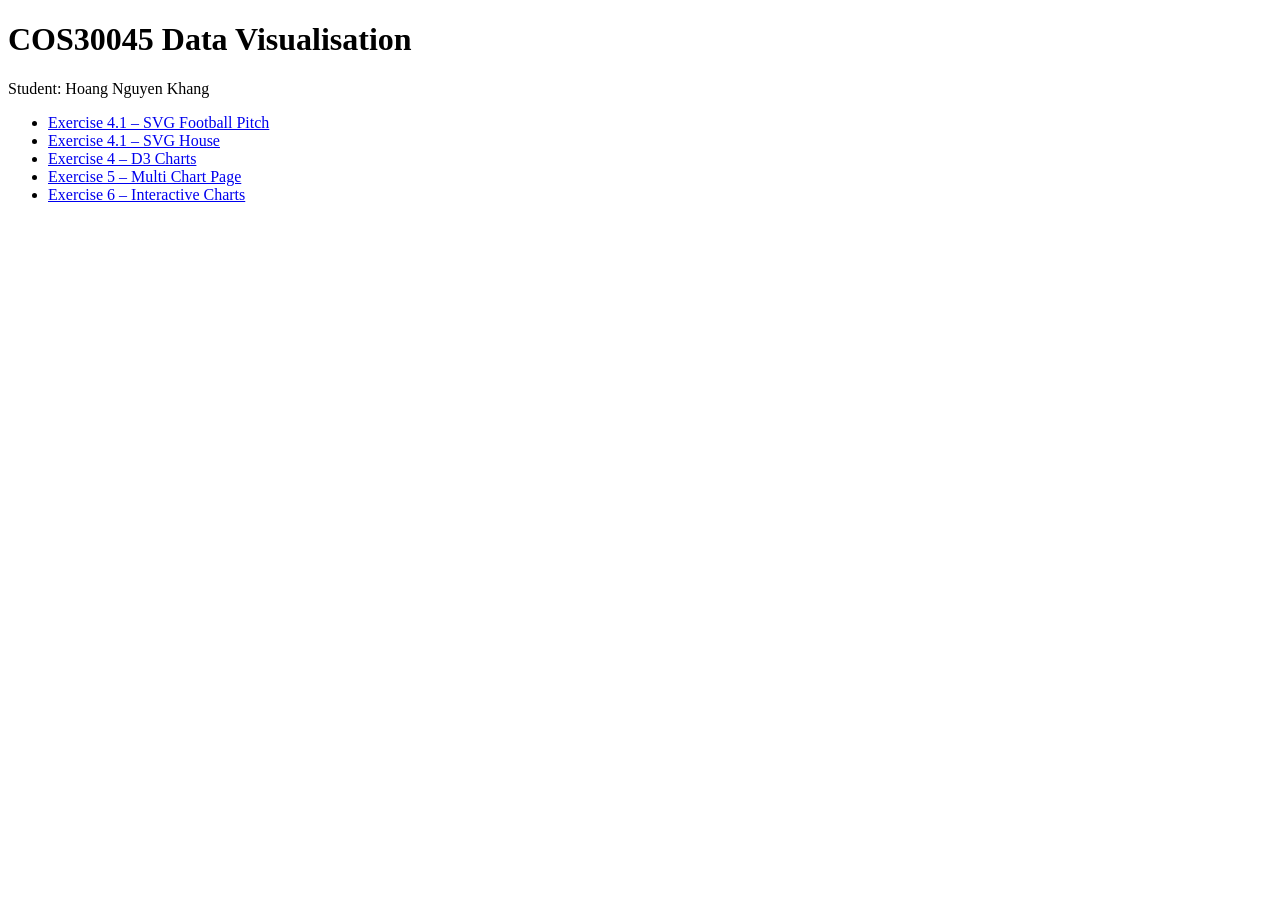
<file: index.html>
<!DOCTYPE html>
<html lang="en">
<head>
  <meta charset="UTF-8">
  <meta name="viewport" content="width=device-width, initial-scale=1">
  <title>COS30045 Data Visualisation</title>
</head>
<body>

  <h1>COS30045 Data Visualisation</h1>
  <p>Student: Hoang Nguyen Khang</p>

  <ul>
    <li>
      <a href="./Exercise%204.1/Exercise%204.1%20(Football%20pitch)/index.html">
        Exercise 4.1 – SVG Football Pitch
      </a>
    </li>
    <li>
      <a href="./Exercise%204.1/Exercise%204.1%20(House)/index.html">
        Exercise 4.1 – SVG House
      </a>
    </li>
    <li>
      <a href="./Exercise%204/excercise4_3.html">
        Exercise 4 – D3 Charts
      </a>
    </li>
    <li>
      <a href="./Exercise%205/index.html">
        Exercise 5 – Multi Chart Page
      </a>
    </li>
    <li>
      <a href="./Exercise%206/index.html">
        Exercise 6 – Interactive Charts
      </a>
    </li>
  </ul>

</body>
</html>
</file>
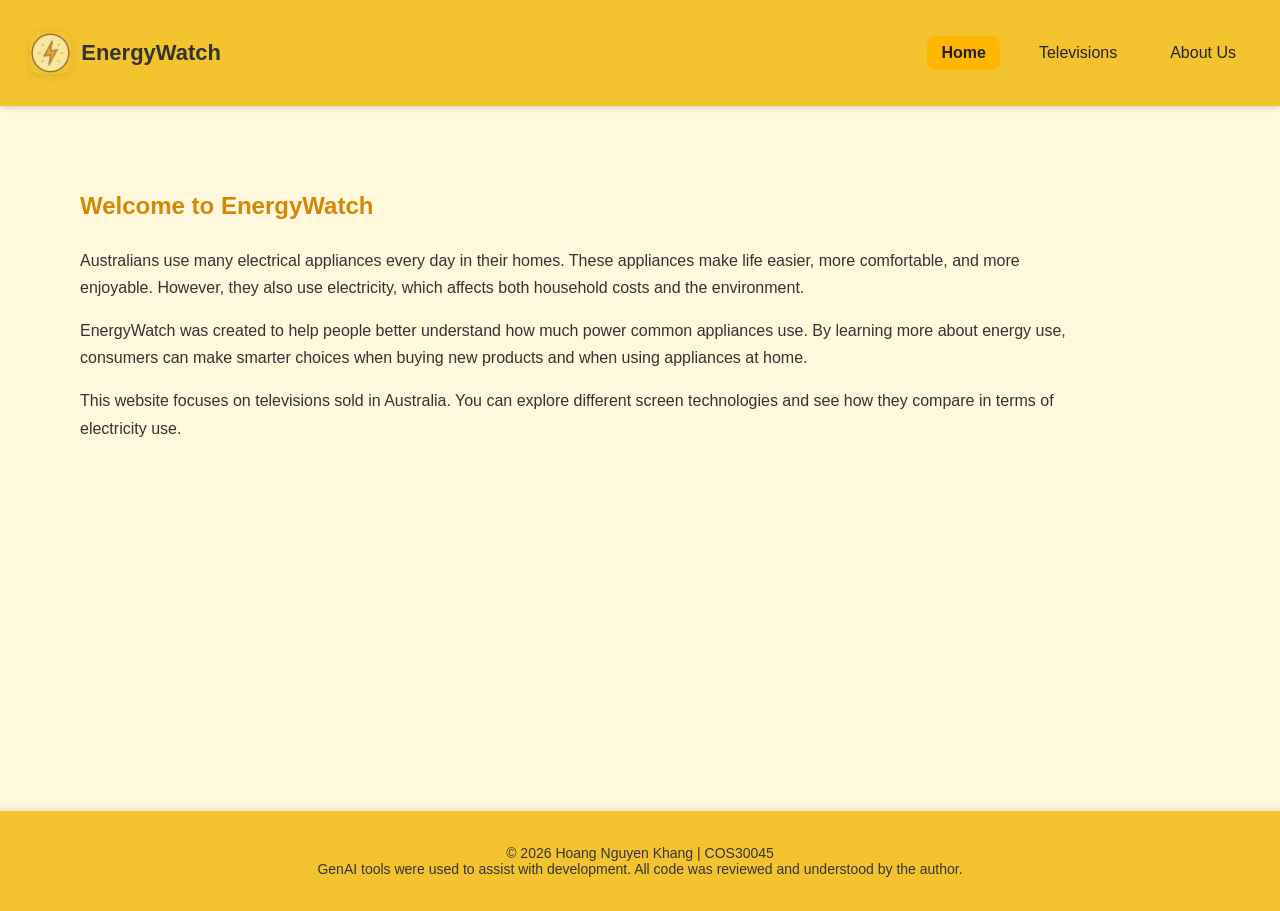
<file: demo2/index.html>
<!DOCTYPE html>
<html lang="en">
<head>
  <meta charset="UTF-8">
  <title>EnergyWatch</title>
  <link rel="stylesheet" href="css/style.css">
</head>
<body>

<header>
  <nav class="navbar">
    <div class="logo" onclick="showPage('home')">
      <img src="images/PowerIcon.png" alt="Power Logo">
      <span>EnergyWatch</span>
    </div>

    <ul class="nav-links">
      <li id="nav-home"><a href="#home" onclick="showPage('home')">Home</a></li>
      <li id="nav-tv"><a href="#tv" onclick="showPage('tv')">Televisions</a></li>
      <li id="nav-about"><a href="#about" onclick="showPage('about')">About Us</a></li>
    </ul>
  </nav>
</header>

<main>
  <section id="home" class="page">
    <h1>Welcome to EnergyWatch</h1>

    <p>
      Australians use many electrical appliances every day in their homes.
      These appliances make life easier, more comfortable, and more enjoyable.
      However, they also use electricity, which affects both household costs
      and the environment.
    </p>

    <p>
      EnergyWatch was created to help people better understand how much power
      common appliances use. By learning more about energy use, consumers can
      make smarter choices when buying new products and when using appliances
      at home.
    </p>

    <p>
      This website focuses on televisions sold in Australia. You can explore
      different screen technologies and see how they compare in terms of
      electricity use.
    </p>
  </section>

  <section id="tv" class="page hidden">
    <h1>Television Energy Use</h1>

    <p>
      This chart shows the average power use of televisions by screen technology.
      The values are calculated using the mean power consumption for each type.
    </p>

    <img src="images/charts/bar charts.png"
         alt="Average power use by screen technology">
  </section>

  <section id="about" class="page hidden">
    <h1>About This Project</h1>

    <p>
      EnergyWatch is a student project developed for the unit COS30045. The aim
      of this website is to present information in a clear and engaging way,
      helping users understand appliance energy use in Australia.
    </p>

    <p>
      The data used in this website comes from the Australian Government energy
      rating register. It contains information about televisions currently sold
      on the Australian market, including brand, model, screen size, and power
      use.
    </p>

    <p>
      This project also demonstrates the use of basic web technologies such as
      HTML, CSS, and JavaScript, as well as data processing using KNIME. All
      content has been reviewed and understood by the author.
    </p>
  </section>
</main>

<footer>
  <p>
    © 2026 Hoang Nguyen Khang | COS30045
    <br>
    GenAI tools were used to assist with development. All code was reviewed
    and understood by the author.
  </p>
</footer>

<script src="js/script.js"></script>
</body>
</html>
</file>
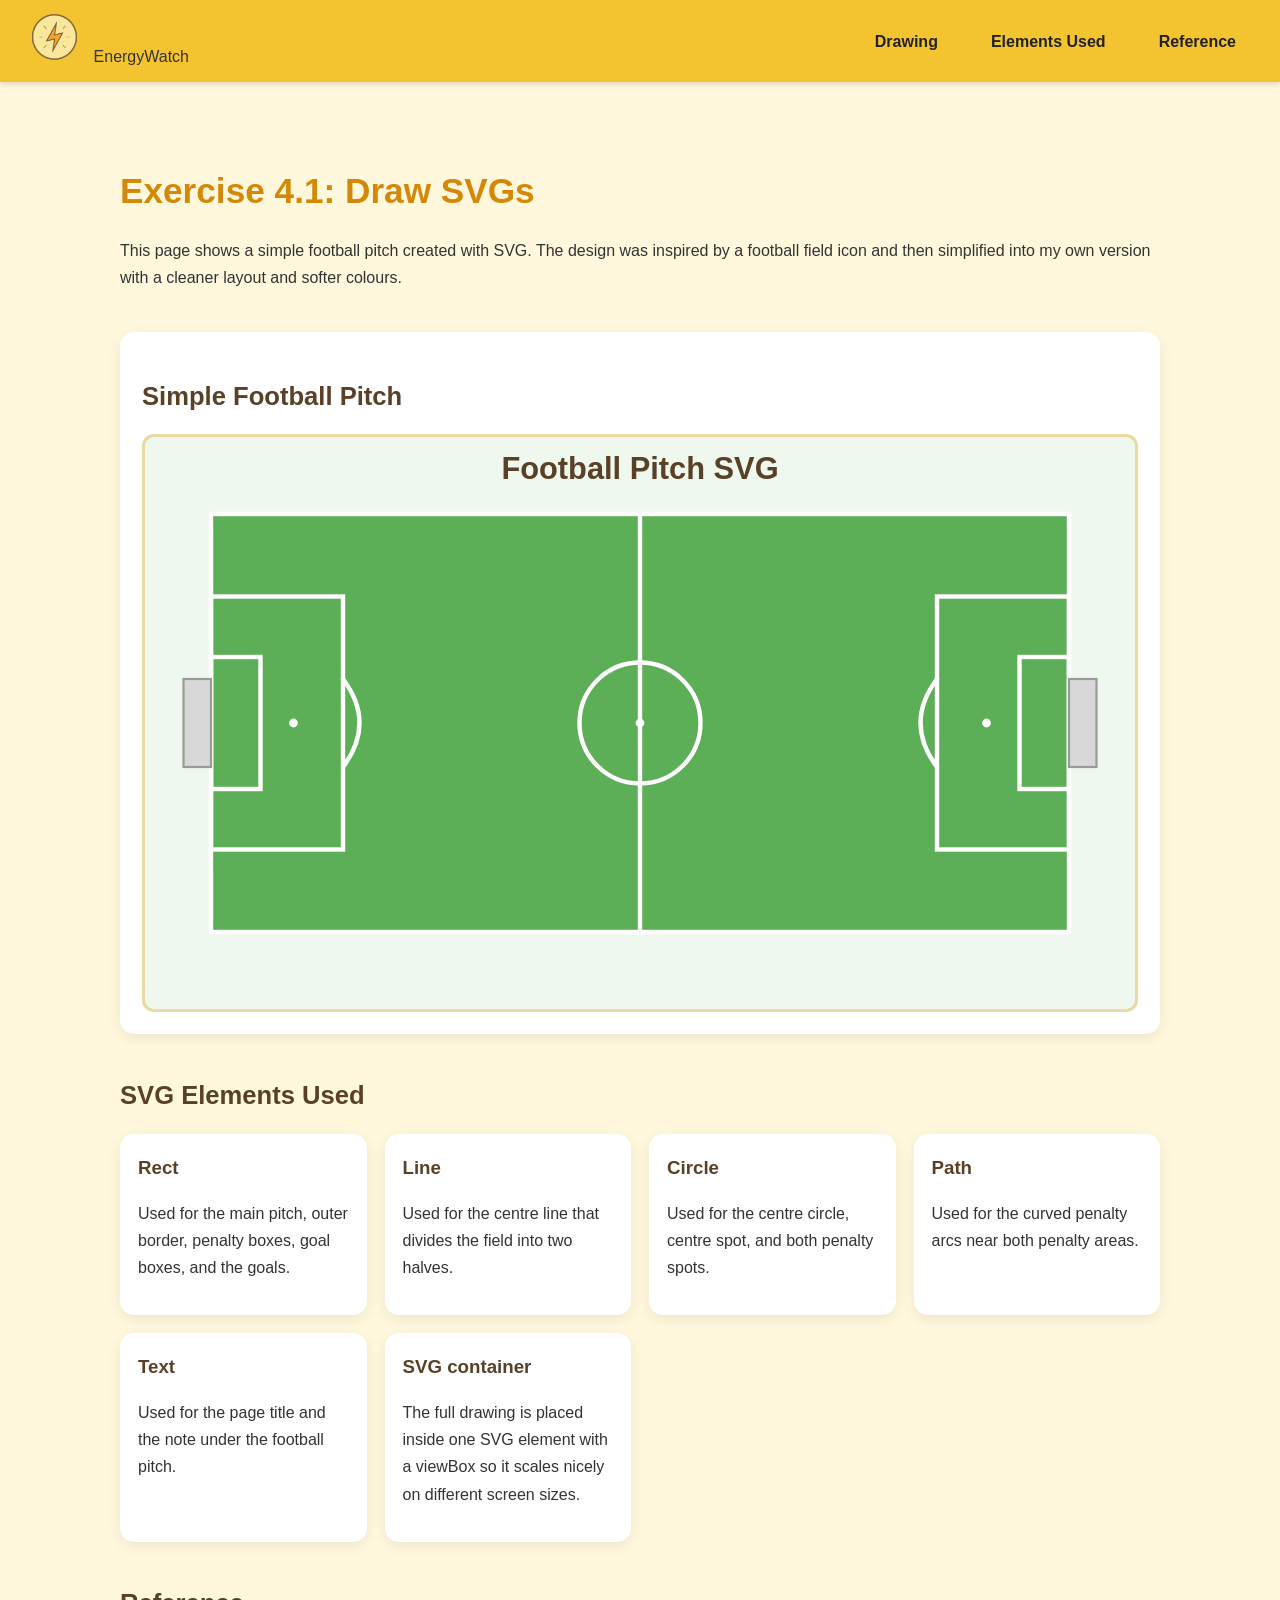
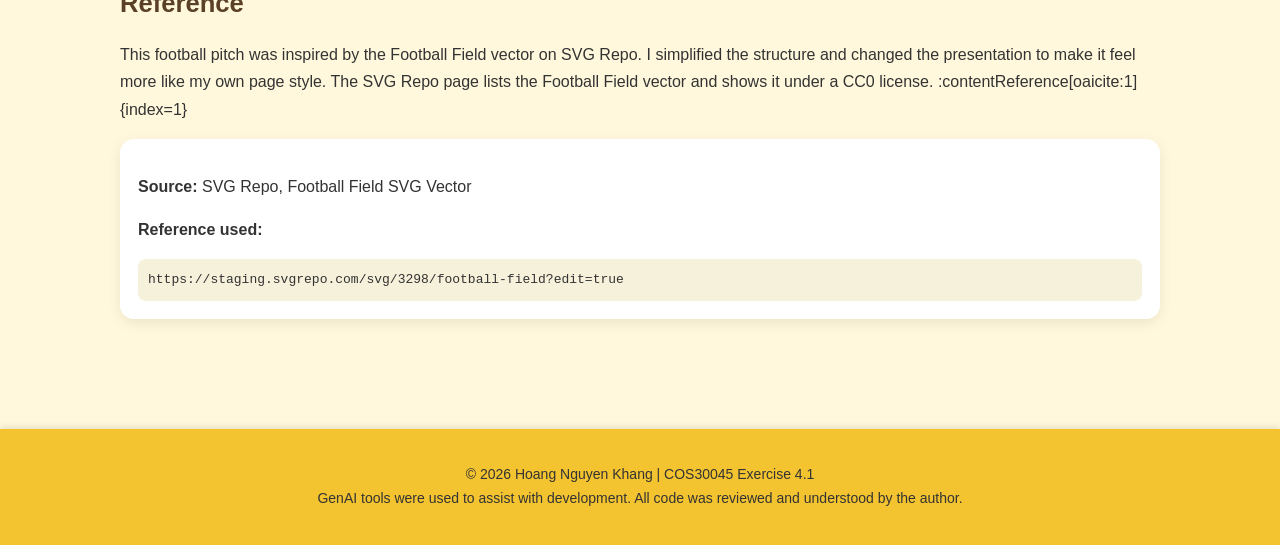
<file: Exercise 4.1 (Football pitch)/index.html>
<!DOCTYPE html>
<html lang="en">
<head>
  <meta charset="UTF-8">
  <meta name="viewport" content="width=device-width, initial-scale=1">
  <title>Exercise 4.1 Draw SVGs</title>
  <link rel="stylesheet" href="css/style.css">
</head>
<body>

<header>
  <nav class="navbar">
    <div class="logo" onclick="showPage('home')">
      <img src="images/PowerIcon.png" alt="Power Logo">
      <span>EnergyWatch</span>
    </div>

    <ul class="nav-links">
      <li><a href="#drawing">Drawing</a></li>
      <li><a href="#elements">Elements Used</a></li>
      <li><a href="#reference">Reference</a></li>
    </ul>
  </nav>
</header>

<main>
  <section class="intro-section">
    <h1>Exercise 4.1: Draw SVGs</h1>
    <p>
      This page shows a simple football pitch created with SVG. The design was
      inspired by a football field icon and then simplified into my own version
      with a cleaner layout and softer colours.
    </p>
  </section>

  <section id="drawing" class="scene-section">
    <div class="scene-card">
      <h2>Simple Football Pitch</h2>

      <svg viewBox="0 0 900 520" class="scene-svg" role="img" aria-labelledby="pitchTitle pitchDesc">
        <title id="pitchTitle">Simple football pitch drawing</title>
        <desc id="pitchDesc">
          A football pitch with grass, field lines, a centre line, centre circle,
          penalty areas, goal areas, penalty spots, goals, and title text.
        </desc>

        <!-- pitch background -->
        <rect x="60" y="70" width="780" height="380" class="pitch"></rect>

        <!-- outer border -->
        <rect x="60" y="70" width="780" height="380" class="field-line"></rect>

        <!-- centre line -->
        <line x1="450" y1="70" x2="450" y2="450" class="field-line"></line>

        <!-- centre circle -->
        <circle cx="450" cy="260" r="55" class="field-line"></circle>

        <!-- centre spot -->
        <circle cx="450" cy="260" r="4" class="spot"></circle>

        <!-- left penalty area -->
        <rect x="60" y="145" width="120" height="230" class="field-line"></rect>

        <!-- left goal box -->
        <rect x="60" y="200" width="45" height="120" class="field-line"></rect>

        <!-- left penalty spot -->
        <circle cx="135" cy="260" r="4" class="spot"></circle>

        <!-- right penalty area -->
        <rect x="720" y="145" width="120" height="230" class="field-line"></rect>

        <!-- right goal box -->
        <rect x="795" y="200" width="45" height="120" class="field-line"></rect>

        <!-- right penalty spot -->
        <circle cx="765" cy="260" r="4" class="spot"></circle>

        <!-- left goal -->
        <rect x="35" y="220" width="25" height="80" class="goal"></rect>

        <!-- right goal -->
        <rect x="840" y="220" width="25" height="80" class="goal"></rect>

        <!-- penalty arcs -->
        <path d="M 180 220 Q 210 260 180 300" class="arc-line"></path>
        <path d="M 720 220 Q 690 260 720 300" class="arc-line"></path>

        <!-- labels -->
        <text x="450" y="38" text-anchor="middle" class="scene-title">Football Pitch SVG</text>
        

      </svg>
    </div>
  </section>

  <section id="elements" class="elements-section">
    <h2>SVG Elements Used</h2>

    <div class="elements-grid">
      <div class="element-box">
        <h3>Rect</h3>
        <p>
          Used for the main pitch, outer border, penalty boxes, goal boxes,
          and the goals.
        </p>
      </div>

      <div class="element-box">
        <h3>Line</h3>
        <p>
          Used for the centre line that divides the field into two halves.
        </p>
      </div>

      <div class="element-box">
        <h3>Circle</h3>
        <p>
          Used for the centre circle, centre spot, and both penalty spots.
        </p>
      </div>

      <div class="element-box">
        <h3>Path</h3>
        <p>
          Used for the curved penalty arcs near both penalty areas.
        </p>
      </div>

      <div class="element-box">
        <h3>Text</h3>
        <p>
          Used for the page title and the note under the football pitch.
        </p>
      </div>

      <div class="element-box">
        <h3>SVG container</h3>
        <p>
          The full drawing is placed inside one SVG element with a viewBox so it
          scales nicely on different screen sizes.
        </p>
      </div>
    </div>
  </section>

  <section id="reference" class="notes-section">
    <h2>Reference</h2>
    <p>
      This football pitch was inspired by the Football Field vector on SVG Repo.
      I simplified the structure and changed the presentation to make it feel
      more like my own page style. The SVG Repo page lists the Football Field
      vector and shows it under a CC0 license. :contentReference[oaicite:1]{index=1}
    </p>

    <div class="reference-box">
      <p><strong>Source:</strong> SVG Repo, Football Field SVG Vector</p>
      <p><strong>Reference used:</strong></p>
      <code>https://staging.svgrepo.com/svg/3298/football-field?edit=true</code>
    </div>
  </section>
</main>

<footer>
  <p>
    © 2026 Hoang Nguyen Khang | COS30045 Exercise 4.1
    <br>
    GenAI tools were used to assist with development. All code was reviewed and understood by the author.
  </p>
</footer>

</body>
</html>
</file>
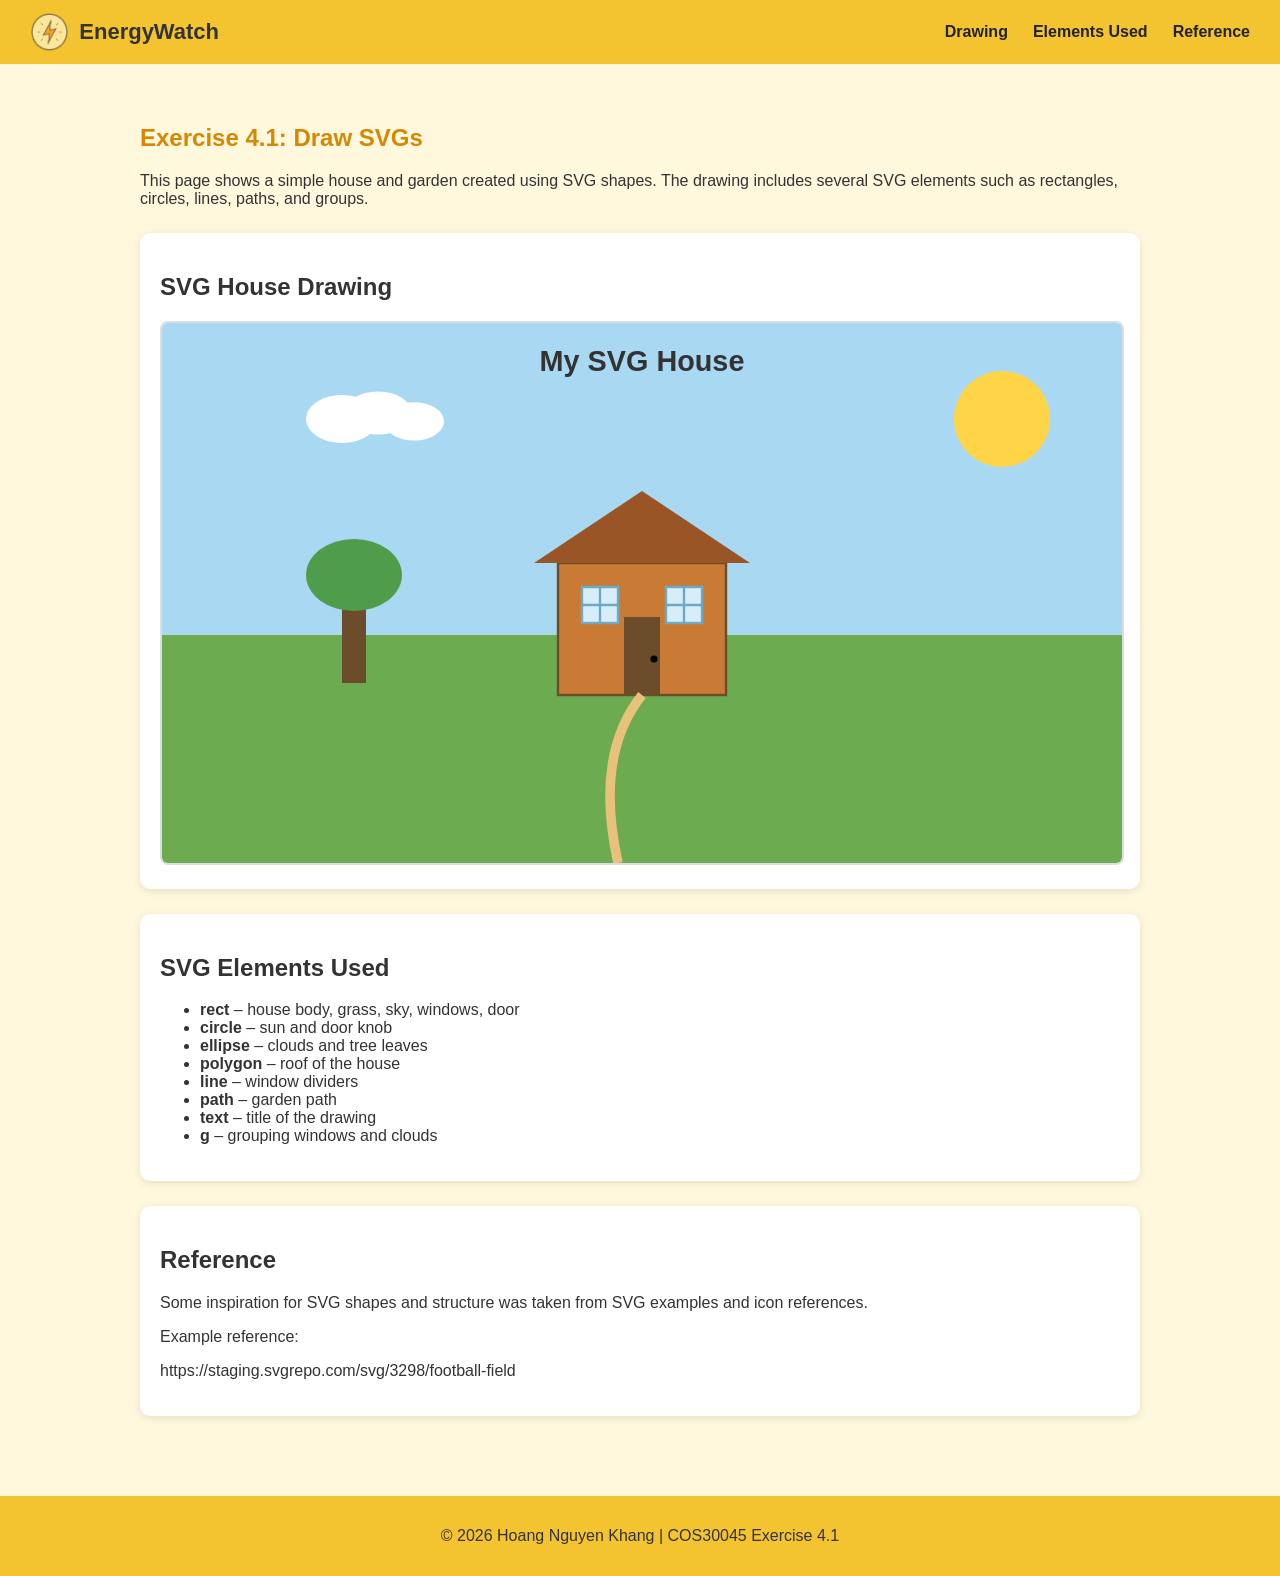
<file: Exercise 4.1 (House)/index.html>
<!DOCTYPE html>
<html lang="en">
<head>
<meta charset="UTF-8">
<meta name="viewport" content="width=device-width, initial-scale=1">
<title>Exercise 4.1 SVG Drawing</title>
<link rel="stylesheet" href="css/style.css">
</head>

<body>

<header>
  <nav class="navbar">
    <div class="logo">
      <img src="images/PowerIcon.png" alt="logo">
      <span>EnergyWatch</span>
    </div>

    <ul class="nav-links">
      <li><a href="#drawing">Drawing</a></li>
      <li><a href="#elements">Elements Used</a></li>
      <li><a href="#reference">Reference</a></li>
    </ul>
  </nav>
</header>

<main>

<section class="intro">
<h1>Exercise 4.1: Draw SVGs</h1>
<p>
This page shows a simple house and garden created using SVG shapes.
The drawing includes several SVG elements such as rectangles, circles,
lines, paths, and groups.
</p>
</section>

<section id="drawing" class="card">

<h2>SVG House Drawing</h2>

<svg viewBox="0 0 800 450" class="scene">

<!-- sky -->
<rect x="0" y="0" width="800" height="260" class="sky"></rect>

<!-- grass -->
<rect x="0" y="260" width="800" height="190" class="grass"></rect>

<!-- sun -->
<circle cx="700" cy="80" r="40" class="sun"></circle>

<!-- clouds -->
<g class="cloud">
  <ellipse cx="150" cy="80" rx="30" ry="20"></ellipse>
  <ellipse cx="180" cy="75" rx="28" ry="18"></ellipse>
  <ellipse cx="210" cy="82" rx="25" ry="16"></ellipse>
</g>

<!-- house body -->
<rect x="330" y="200" width="140" height="110" class="house"></rect>

<!-- roof -->
<polygon points="310,200 400,140 490,200" class="roof"></polygon>

<!-- door -->
<rect x="385" y="245" width="30" height="65" class="door"></rect>

<!-- door knob -->
<circle cx="410" cy="280" r="3" class="knob"></circle>

<!-- windows -->
<g class="window-group">

<rect x="350" y="220" width="30" height="30" class="window"></rect>
<line x1="365" y1="220" x2="365" y2="250"></line>
<line x1="350" y1="235" x2="380" y2="235"></line>

<rect x="420" y="220" width="30" height="30" class="window"></rect>
<line x1="435" y1="220" x2="435" y2="250"></line>
<line x1="420" y1="235" x2="450" y2="235"></line>

</g>

<!-- tree -->
<rect x="150" y="230" width="20" height="70" class="tree-trunk"></rect>

<ellipse cx="160" cy="210" rx="40" ry="30" class="tree-top"></ellipse>

<!-- path -->
<path d="M 400 310 Q 360 360 380 450" class="path"></path>

<!-- title -->
<text x="400" y="40" text-anchor="middle" class="title">
My SVG House
</text>

</svg>

</section>


<section id="elements" class="card">

<h2>SVG Elements Used</h2>

<ul>
<li><strong>rect</strong> – house body, grass, sky, windows, door</li>
<li><strong>circle</strong> – sun and door knob</li>
<li><strong>ellipse</strong> – clouds and tree leaves</li>
<li><strong>polygon</strong> – roof of the house</li>
<li><strong>line</strong> – window dividers</li>
<li><strong>path</strong> – garden path</li>
<li><strong>text</strong> – title of the drawing</li>
<li><strong>g</strong> – grouping windows and clouds</li>
</ul>

</section>


<section id="reference" class="card">

<h2>Reference</h2>

<p>
Some inspiration for SVG shapes and structure was taken from SVG examples
and icon references.
</p>

<p>
Example reference:
</p>

<p>
https://staging.svgrepo.com/svg/3298/football-field
</p>

</section>

</main>

<footer>
<p>
© 2026 Hoang Nguyen Khang | COS30045 Exercise 4.1
</p>
</footer>

</body>
</html>
</file>
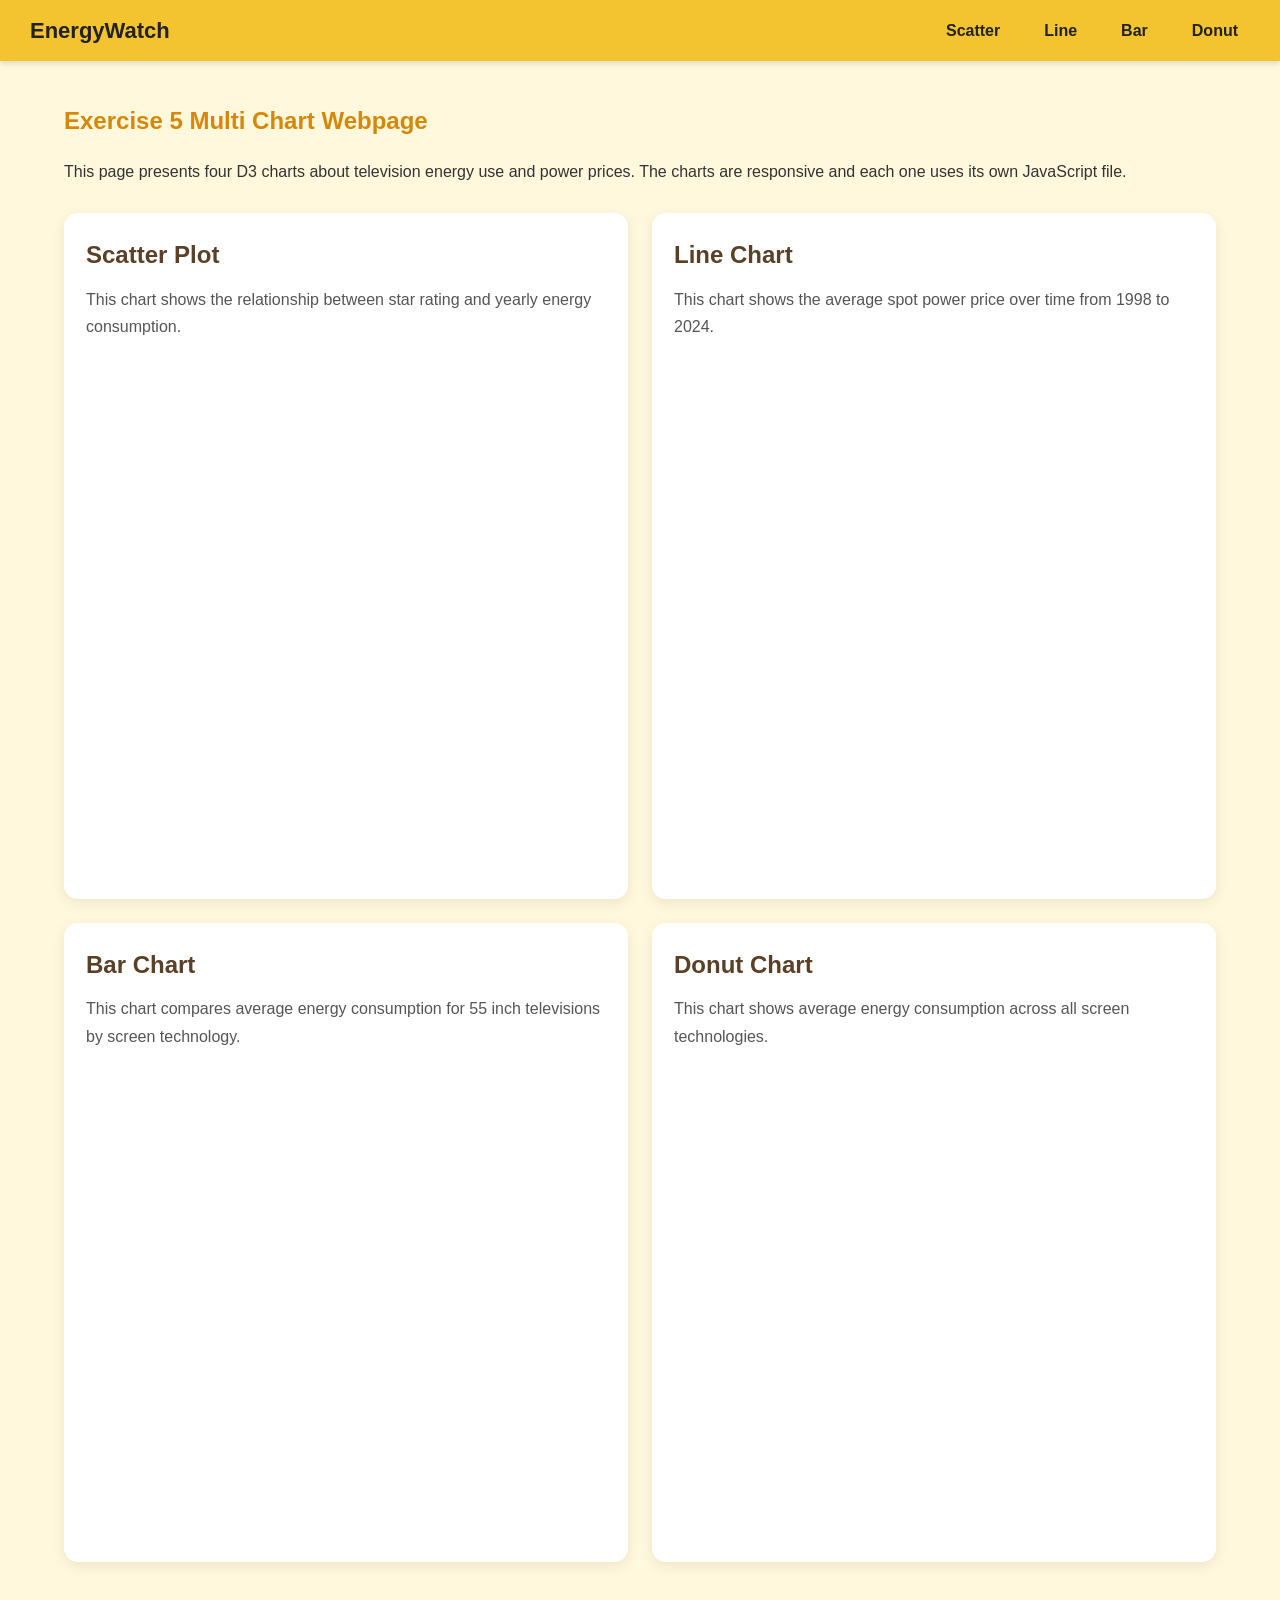
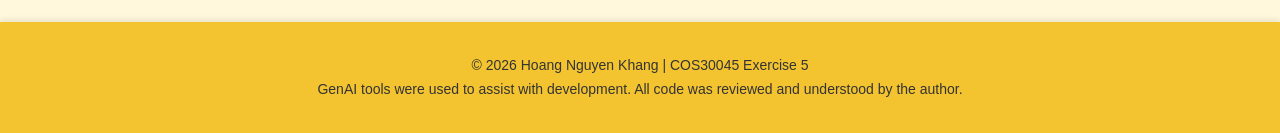
<file: Exercise 5/index.html>
<!DOCTYPE html>
<html lang="en">
<head>
  <meta charset="UTF-8">
  <meta name="viewport" content="width=device-width, initial-scale=1">
  <title>Exercise 5 Multi Chart Webpage</title>
  <link rel="stylesheet" href="css/style.css">
  <script src="https://d3js.org/d3.v7.min.js"></script>
</head>
<body>

<header class="navbar">
  <div class="logo">EnergyWatch</div>
  <ul class="nav-links">
    <li><a href="#scatter-card">Scatter</a></li>
    <li><a href="#line-card">Line</a></li>
    <li><a href="#bar-card">Bar</a></li>
    <li><a href="#donut-card">Donut</a></li>
  </ul>
</header>

<main>
  <section class="page-intro">
    <h1>Exercise 5 Multi Chart Webpage</h1>
    <p>
      This page presents four D3 charts about television energy use and power prices.
      The charts are responsive and each one uses its own JavaScript file.
    </p>
  </section>

  <section class="dashboard-grid">
    <section class="chart-card" id="scatter-card">
      <h2>Scatter Plot</h2>
      <p class="chart-note">
        This chart shows the relationship between star rating and yearly energy consumption.
      </p>
      <div id="scatter" class="chart-box"></div>
    </section>

    <section class="chart-card" id="line-card">
      <h2>Line Chart</h2>
      <p class="chart-note">
        This chart shows the average spot power price over time from 1998 to 2024.
      </p>
      <div id="line" class="chart-box"></div>
    </section>

    <section class="chart-card" id="bar-card">
      <h2>Bar Chart</h2>
      <p class="chart-note">
        This chart compares average energy consumption for 55 inch televisions by screen technology.
      </p>
      <div id="bar" class="chart-box"></div>
      <div id="bar-legend" class="legend"></div>
    </section>

    <section class="chart-card" id="donut-card">
      <h2>Donut Chart</h2>
      <p class="chart-note">
        This chart shows average energy consumption across all screen technologies.
      </p>
      <div id="donut" class="chart-box"></div>
      <div id="donut-legend" class="legend"></div>
    </section>
  </section>
</main>

<footer>
  <p>
    © 2026 Hoang Nguyen Khang | COS30045 Exercise 5
    <br>
    GenAI tools were used to assist with development. All code was reviewed and understood by the author.
  </p>
</footer>

<script src="js/utils.js"></script>
<script src="js/scatter.js"></script>
<script src="js/line.js"></script>
<script src="js/barchart.js"></script>
<script src="js/donut.js"></script>
</body>
</html>
</file>
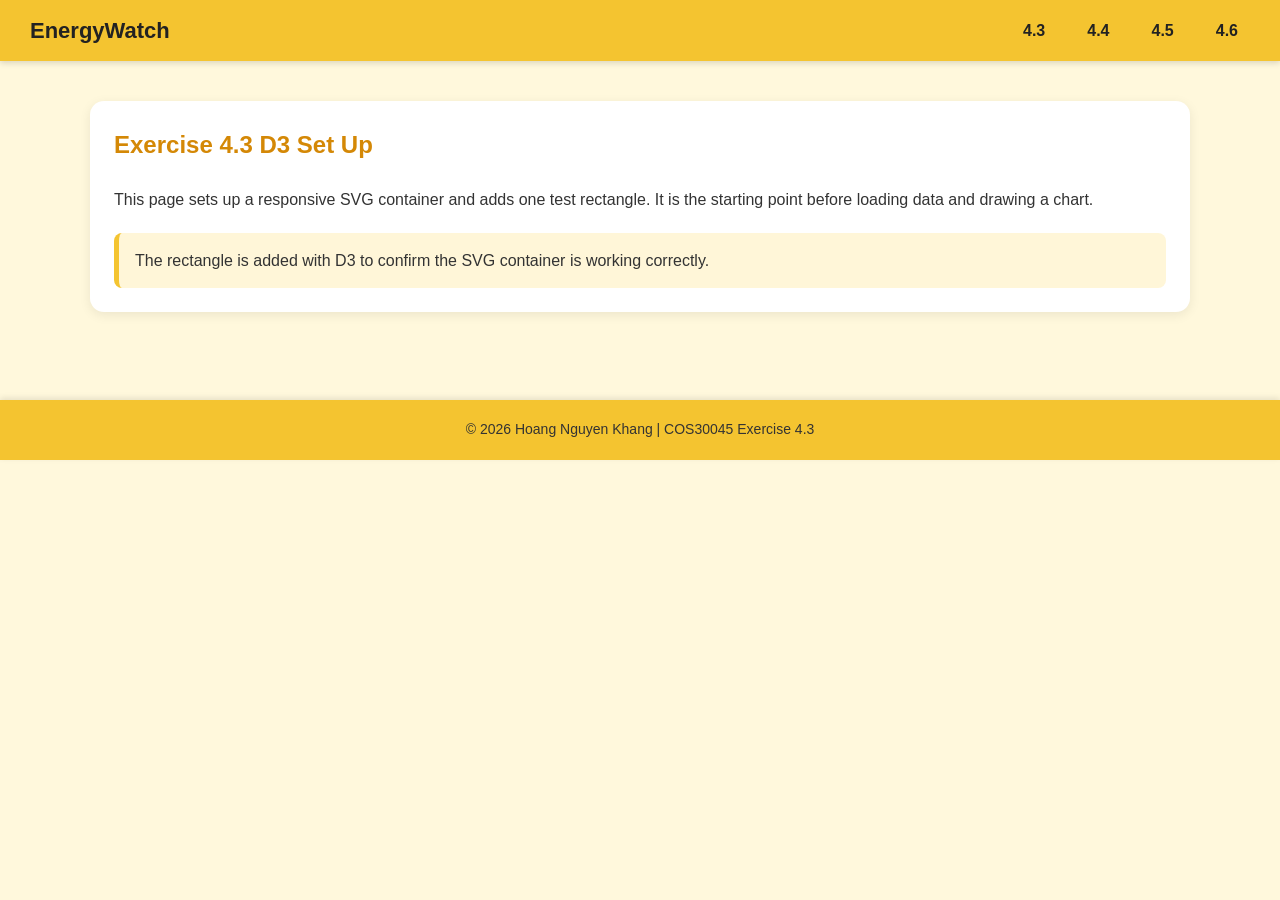
<file: Exercise 4/excercise4_3.html>
<!DOCTYPE html>
<html lang="en">
<head>
  <meta charset="UTF-8">
  <meta name="viewport" content="width=device-width, initial-scale=1">
  <title>Exercise 4.3 D3 Set Up</title>
  <link rel="stylesheet" href="css/style.css">
</head>
<body>

<header>
  <nav class="navbar">
    <div class="logo">EnergyWatch</div>
    <ul class="nav-links">
      <li><a href="excercise4_3.html">4.3</a></li>
      <li><a href="excercise4_4.html">4.4</a></li>
      <li><a href="excercise4_5.html">4.5</a></li>
      <li><a href="excercise4_6.html">4.6</a></li>
    </ul>
  </nav>
</header>

<main>
  <section class="page-card">
    <h1>Exercise 4.3 D3 Set Up</h1>
    <p>
      This page sets up a responsive SVG container and adds one test rectangle.
      It is the starting point before loading data and drawing a chart.
    </p>

    <div class="responsive-svg-container"></div>

    <div class="info-box">
      The rectangle is added with D3 to confirm the SVG container is working correctly.
    </div>
  </section>
</main>

<footer>
  © 2026 Hoang Nguyen Khang | COS30045 Exercise 4.3
</footer>

<script src="https://d3js.org/d3.v7.min.js"></script>
<script src="js/chart4_3.js"></script>
</body>
</html>
</file>
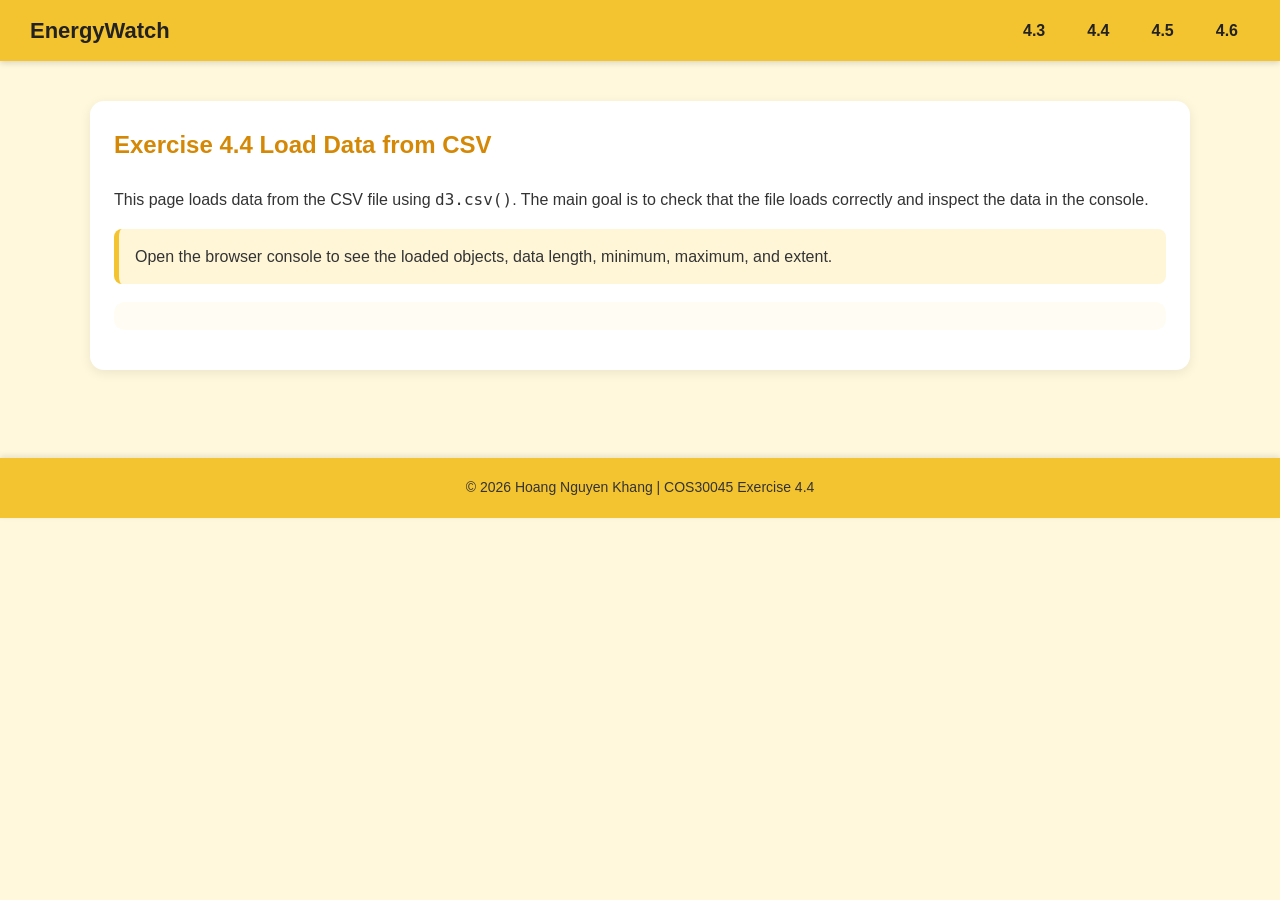
<file: Exercise 4/excercise4_4.html>
<!DOCTYPE html>
<html lang="en">
<head>
  <meta charset="UTF-8">
  <meta name="viewport" content="width=device-width, initial-scale=1">
  <title>Exercise 4.4 Load Data from CSV</title>
  <link rel="stylesheet" href="css/style.css">
</head>
<body>

<header>
  <nav class="navbar">
    <div class="logo">EnergyWatch</div>
    <ul class="nav-links">
      <li><a href="excercise4_3.html">4.3</a></li>
      <li><a href="excercise4_4.html">4.4</a></li>
      <li><a href="excercise4_5.html">4.5</a></li>
      <li><a href="excercise4_6.html">4.6</a></li>
    </ul>
  </nav>
</header>

<main>
  <section class="page-card">
    <h1>Exercise 4.4 Load Data from CSV</h1>
    <p>
      This page loads data from the CSV file using <code>d3.csv()</code>.
      The main goal is to check that the file loads correctly and inspect the data in the console.
    </p>

    <div class="info-box">
      Open the browser console to see the loaded objects, data length, minimum, maximum, and extent.
    </div>

    <ul id="stats" class="stats-list"></ul>
  </section>
</main>

<footer>
  © 2026 Hoang Nguyen Khang | COS30045 Exercise 4.4
</footer>

<script src="https://d3js.org/d3.v7.min.js"></script>
<script src="js/d3load.js"></script>
</body>
</html>
</file>
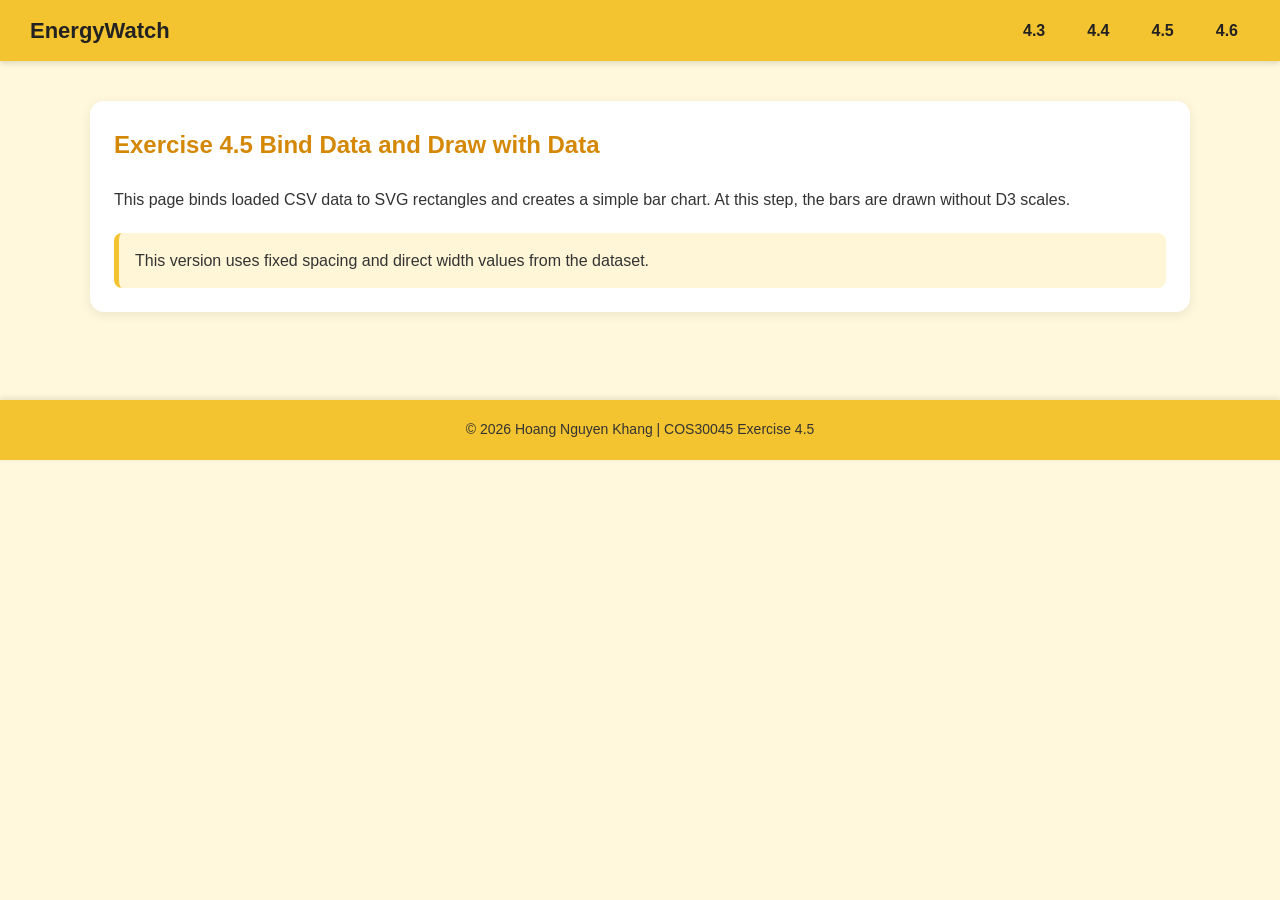
<file: Exercise 4/excercise4_5.html>
<!DOCTYPE html>
<html lang="en">
<head>
  <meta charset="UTF-8">
  <meta name="viewport" content="width=device-width, initial-scale=1">
  <title>Exercise 4.5 Bind Data and Draw Bars</title>
  <link rel="stylesheet" href="css/style.css">
</head>
<body>

<header>
  <nav class="navbar">
    <div class="logo">EnergyWatch</div>
    <ul class="nav-links">
      <li><a href="excercise4_3.html">4.3</a></li>
      <li><a href="excercise4_4.html">4.4</a></li>
      <li><a href="excercise4_5.html">4.5</a></li>
      <li><a href="excercise4_6.html">4.6</a></li>
    </ul>
  </nav>
</header>

<main>
  <section class="page-card">
    <h1>Exercise 4.5 Bind Data and Draw with Data</h1>
    <p>
      This page binds loaded CSV data to SVG rectangles and creates a simple bar chart.
      At this step, the bars are drawn without D3 scales.
    </p>

    <div class="responsive-svg-container"></div>

    <div class="info-box">
      This version uses fixed spacing and direct width values from the dataset.
    </div>
  </section>
</main>

<footer>
  © 2026 Hoang Nguyen Khang | COS30045 Exercise 4.5
</footer>

<script src="https://d3js.org/d3.v7.min.js"></script>
<script src="js/d3script.js"></script>
</body>
</html>
</file>
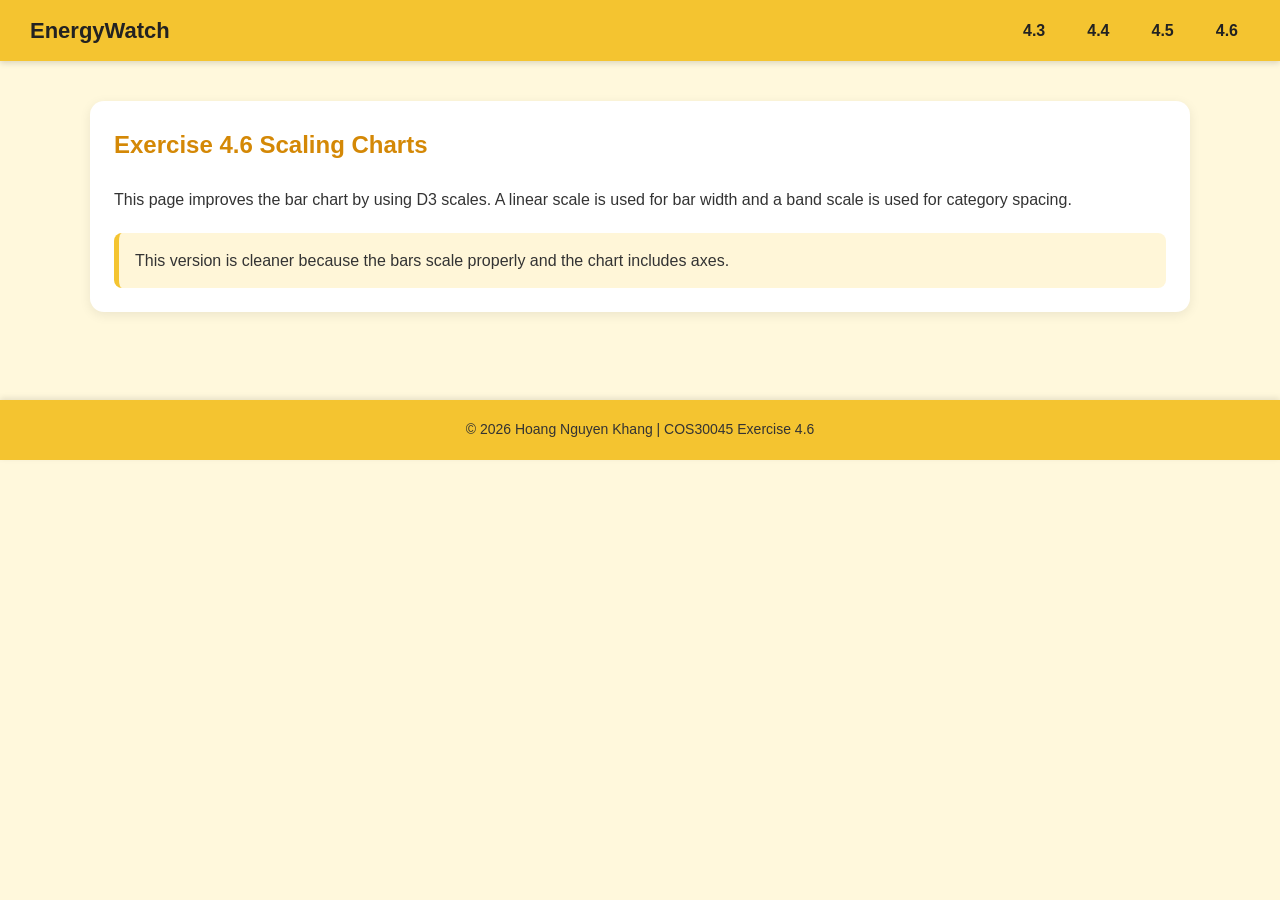
<file: Exercise 4/excercise4_6.html>
<!DOCTYPE html>
<html lang="en">
<head>
  <meta charset="UTF-8">
  <meta name="viewport" content="width=device-width, initial-scale=1">
  <title>Exercise 4.6 Scaling Charts</title>
  <link rel="stylesheet" href="css/style.css">
</head>
<body>

<header>
  <nav class="navbar">
    <div class="logo">EnergyWatch</div>
    <ul class="nav-links">
      <li><a href="excercise4_3.html">4.3</a></li>
      <li><a href="excercise4_4.html">4.4</a></li>
      <li><a href="excercise4_5.html">4.5</a></li>
      <li><a href="excercise4_6.html">4.6</a></li>
    </ul>
  </nav>
</header>

<main>
  <section class="page-card">
    <h1>Exercise 4.6 Scaling Charts</h1>
    <p>
      This page improves the bar chart by using D3 scales. A linear scale is used
      for bar width and a band scale is used for category spacing.
    </p>

    <div class="responsive-svg-container"></div>

    <div class="info-box">
      This version is cleaner because the bars scale properly and the chart includes axes.
    </div>
  </section>
</main>

<footer>
  © 2026 Hoang Nguyen Khang | COS30045 Exercise 4.6
</footer>

<script src="https://d3js.org/d3.v7.min.js"></script>
<script src="js/d3load_4_6.js"></script>
</body>
</html>
</file>
<file: demo2/css/style.css>
body {
  margin: 0;
  font-family: "Segoe UI", Arial, sans-serif;
  background-color: #fff8dc;
  color: #333;
}

.navbar {
  display: flex;
  justify-content: space-between;
  align-items: center;
  background-color: #f4c430;
  padding: 12px 30px;
  box-shadow: 0 2px 6px rgba(0,0,0,0.15);
}

.logo {
  display: flex;
  align-items: center;
  cursor: pointer;
  font-size: 22px;
  font-weight: bold;
}

.logo img {
  height: 42px;
  margin-right: 10px;
}

.nav-links {
  list-style: none;
  display: flex;
  gap: 25px;
  margin: 0;
  padding: 0;
}

.nav-links li a {
  text-decoration: none;
  color: #222;
  display: inline-block;
  padding: 8px 14px;
  border-radius: 8px;
  transition: background 0.3s, transform 0.2s;
}

.nav-links li a:hover {
  background-color: #ffdd57;
  transform: translateY(-2px);
}

.nav-links li.active a {
  background-color: #ffb703;
  font-weight: bold;
}

main {
  padding: 60px 80px;
  min-height: 65vh;
  line-height: 1.7;
}

h1 {
  color: #d48806;
  margin-bottom: 20px;
}

.page {
  display: block;
  max-width: 1000px;
}

.hidden {
  display: none;
}

.chart-card {
  margin-top: 20px;
  background: white;
  border-radius: 12px;
  padding: 20px;
  box-shadow: 0 2px 10px rgba(0,0,0,0.08);
}

.chart-note {
  margin-top: 6px;
  color: #555;
  font-size: 14px;
}

footer {
  background-color: #f4c430;
  text-align: center;
  padding: 20px;
  font-size: 14px;
  box-shadow: 0 -2px 6px rgba(0,0,0,0.1);
}

img {
  max-width: 100%;
  margin: 20px 0;
  border-radius: 10px;
  box-shadow: 0 2px 10px rgba(0,0,0,0.1);
}
</file>
<file: Exercise 4.1 (Football pitch)/css/style.css>
:root {
  --bg-main: #fff8dc;
  --gold: #f4c430;
  --gold-light: #ffdd57;
  --text-main: #333;
  --white: #ffffff;
  --pitch-green: #5cae57;
  --pitch-dark: #3b7d37;
  --line-white: #ffffff;
  --goal-grey: #d8d8d8;
  --brown: #5a4026;
}

* {
  box-sizing: border-box;
}

body {
  margin: 0;
  font-family: "Segoe UI", Arial, sans-serif;
  background-color: var(--bg-main);
  color: var(--text-main);
  line-height: 1.7;
}

.navbar {
  display: flex;
  justify-content: space-between;
  align-items: center;
  background-color: #f4c430;
  padding: 12px 30px;
  box-shadow: 0 2px 6px rgba(0,0,0,0.15);
}

.logo img {
  height: 50px;
  width: auto;
  margin-right: 10px;
}

.nav-links {
  list-style: none;
  display: flex;
  gap: 25px;
  margin: 0;
  padding: 0;
}

.nav-links li a {
  text-decoration: none;
  color: #222;
  display: inline-block;
  padding: 8px 14px;
  border-radius: 8px;
  font-weight: 600;
  transition: background 0.3s, transform 0.2s;
}

.nav-links li a:hover {
  background-color: var(--gold-light);
  transform: translateY(-2px);
}

main {
  max-width: 1100px;
  margin: 0 auto;
  padding: 50px 30px 70px;
}

.intro-section,
.scene-section,
.elements-section,
.notes-section {
  margin-bottom: 40px;
}

h1 {
  color: #d48806;
  margin-bottom: 16px;
  font-size: 2.2rem;
}

h2 {
  color: var(--brown);
  margin-bottom: 16px;
  font-size: 1.6rem;
}

h3 {
  color: var(--brown);
  margin-top: 0;
  margin-bottom: 10px;
}

.scene-card,
.element-box,
.reference-box {
  background: var(--white);
  border-radius: 14px;
  box-shadow: 0 4px 14px rgba(0, 0, 0, 0.08);
}

.scene-card {
  padding: 22px;
}

.scene-svg {
  width: 100%;
  height: auto;
  display: block;
  border-radius: 12px;
  border: 3px solid #ead9a0;
  background: #eef8ee;
}

.elements-grid {
  display: grid;
  grid-template-columns: repeat(auto-fit, minmax(240px, 1fr));
  gap: 18px;
}

.element-box {
  padding: 18px;
}

.reference-box {
  padding: 18px;
  margin-top: 16px;
}

.reference-box code {
  display: block;
  margin-top: 8px;
  padding: 10px;
  background: #f6f1da;
  border-radius: 8px;
  word-break: break-all;
}

footer {
  background-color: var(--gold);
  text-align: center;
  padding: 20px;
  font-size: 14px;
  box-shadow: 0 -2px 6px rgba(0, 0, 0, 0.1);
}

/* SVG styles */
.pitch {
  fill: var(--pitch-green);
  stroke: var(--pitch-dark);
  stroke-width: 3;
}

.field-line {
  fill: none;
  stroke: var(--line-white);
  stroke-width: 4;
}

.arc-line {
  fill: none;
  stroke: var(--line-white);
  stroke-width: 4;
  stroke-linecap: round;
}

.spot {
  fill: var(--line-white);
}

.goal {
  fill: var(--goal-grey);
  stroke: #999;
  stroke-width: 2;
}

.scene-title {
  font-size: 28px;
  font-weight: bold;
  fill: var(--brown);
}

.small-note {
  font-size: 14px;
  fill: var(--brown);
}

@media (max-width: 768px) {
  .navbar {
    flex-direction: column;
    gap: 12px;
  }

  .nav-links {
    gap: 10px;
    flex-wrap: wrap;
    justify-content: center;
  }

  main {
    padding: 30px 16px 50px;
  }

  h1 {
    font-size: 1.9rem;
  }

  h2 {
    font-size: 1.3rem;
  }

  .scene-card {
    padding: 14px;
  }
}
</file>
<file: Exercise 4.1 (House)/css/style.css>
body{
margin:0;
font-family:Segoe UI, Arial, sans-serif;
background:#fff8dc;
color:#333;
}

/* navbar */

.navbar{
display:flex;
justify-content:space-between;
align-items:center;
background:#f4c430;
padding:12px 30px;
}

.logo{
display:flex;
align-items:center;
font-size:22px;
font-weight:bold;
}

.logo img{
height:40px;
margin-right:10px;
}

.nav-links{
list-style:none;
display:flex;
gap:25px;
margin:0;
padding:0;
}

.nav-links a{
text-decoration:none;
color:#222;
font-weight:600;
}

.nav-links a:hover{
color:#000;
}

/* main layout */

main{
padding:40px 60px;
max-width:1000px;
margin:auto;
}

h1{
color:#d48806;
}

.card{
background:white;
padding:20px;
margin-top:25px;
border-radius:10px;
box-shadow:0 2px 8px rgba(0,0,0,0.1);
}

/* svg */

.scene{
width:100%;
border:2px solid #ddd;
border-radius:8px;
}

/* svg colors */

.sky{
fill:#a9d8f3;
}

.grass{
fill:#6cab4f;
}

.sun{
fill:#ffd447;
}

.cloud ellipse{
fill:white;
}

.house{
fill:#c97b36;
stroke:#6b4c2b;
stroke-width:2;
}

.roof{
fill:#9a5527;
}

.door{
fill:#6b4c2b;
}

.knob{
fill:black;
}

.window{
fill:#d7eef9;
stroke:#6ea8c7;
stroke-width:2;
}

.window-group line{
stroke:#6ea8c7;
stroke-width:2;
}

.tree-trunk{
fill:#6b4c2b;
}

.tree-top{
fill:#4f9d4b;
}

.path{
fill:none;
stroke:#e8c27a;
stroke-width:8;
}

.title{
font-size:24px;
font-weight:bold;
fill:#333;
}

/* footer */

footer{
background:#f4c430;
text-align:center;
padding:15px;
margin-top:40px;
}
</file>
<file: Exercise 5/css/style.css>
:root {
  --bg-main: #fff8dc;
  --gold: #f4c430;
  --gold-light: #ffdd57;
  --text-main: #333;
  --brown: #5a4026;
  --card-bg: #ffffff;
  --border-soft: #ead9a0;
}

* {
  box-sizing: border-box;
}

body {
  margin: 0;
  font-family: "Segoe UI", Arial, sans-serif;
  background-color: var(--bg-main);
  color: var(--text-main);
  line-height: 1.7;
}

.navbar {
  display: flex;
  justify-content: space-between;
  align-items: center;
  background-color: var(--gold);
  padding: 12px 30px;
  box-shadow: 0 2px 6px rgba(0, 0, 0, 0.15);
}

.logo {
  font-size: 22px;
  font-weight: bold;
  color: #222;
}

.nav-links {
  list-style: none;
  display: flex;
  gap: 20px;
  margin: 0;
  padding: 0;
}

.nav-links a {
  text-decoration: none;
  color: #222;
  font-weight: 600;
  padding: 8px 12px;
  border-radius: 8px;
}

.nav-links a:hover {
  background-color: var(--gold-light);
}

main {
  max-width: 1200px;
  margin: 0 auto;
  padding: 40px 24px 60px;
}

.page-intro {
  margin-bottom: 28px;
}

.page-intro h1 {
  color: #d48806;
  margin-top: 0;
  margin-bottom: 12px;
}

.dashboard-grid {
  display: grid;
  grid-template-columns: 1fr;
  gap: 24px;
}

.chart-card {
  background: var(--card-bg);
  border-radius: 14px;
  padding: 22px;
  box-shadow: 0 4px 14px rgba(0, 0, 0, 0.08);
}

.chart-card h2 {
  margin-top: 0;
  margin-bottom: 10px;
  color: var(--brown);
}

.chart-note {
  margin-top: 0;
  margin-bottom: 16px;
  color: #555;
}

.chart-box {
  width: 100%;
}

#scatter {
  height: 520px;
}

#line {
  height: 460px;
}

#bar {
  height: 460px;
}

#donut {
  height: 460px;
}

svg {
  width: 100%;
  height: 100%;
  display: block;
  background: #fffdf3;
  border: 2px solid var(--border-soft);
  border-radius: 10px;
}

.axis path,
.axis line {
  stroke: #666;
}

.axis text {
  fill: #333;
  font-size: 12px;
}

.legend {
  margin-top: 14px;
  display: flex;
  flex-wrap: wrap;
  gap: 12px 16px;
}

.legend .item {
  display: inline-flex;
  align-items: center;
  gap: 6px;
  font-size: 14px;
}

.legend .swatch {
  width: 12px;
  height: 12px;
  border-radius: 3px;
}

.tooltip {
  position: fixed;
  pointer-events: none;
  z-index: 20;
  background: rgba(30, 30, 30, 0.95);
  color: #fff;
  padding: 8px 10px;
  border-radius: 8px;
  font-size: 13px;
  box-shadow: 0 6px 16px rgba(0, 0, 0, 0.25);
}

.hidden {
  display: none;
}

footer {
  background-color: var(--gold);
  text-align: center;
  padding: 18px;
  font-size: 14px;
  box-shadow: 0 -2px 6px rgba(0, 0, 0, 0.1);
}

@media (min-width: 900px) {
  .dashboard-grid {
    grid-template-columns: 1fr 1fr;
  }

  #scatter-card,
  #line-card,
  #bar-card,
  #donut-card {
    min-height: 560px;
  }
}
</file>
<file: Exercise 4/css/style.css>
body {
  margin: 0;
  font-family: "Segoe UI", Arial, sans-serif;
  background-color: #fff8dc;
  color: #333;
  line-height: 1.7;
}

.navbar {
  display: flex;
  justify-content: space-between;
  align-items: center;
  background-color: #f4c430;
  padding: 12px 30px;
  box-shadow: 0 2px 6px rgba(0, 0, 0, 0.15);
}

.logo {
  display: flex;
  align-items: center;
  font-size: 22px;
  font-weight: bold;
  color: #222;
}

.nav-links {
  list-style: none;
  display: flex;
  gap: 18px;
  margin: 0;
  padding: 0;
}

.nav-links a {
  text-decoration: none;
  color: #222;
  font-weight: 600;
  padding: 8px 12px;
  border-radius: 8px;
}

.nav-links a:hover {
  background-color: #ffdd57;
}

main {
  max-width: 1100px;
  margin: 0 auto;
  padding: 40px 24px 60px;
}

.page-card {
  background: white;
  border-radius: 14px;
  padding: 24px;
  box-shadow: 0 3px 12px rgba(0, 0, 0, 0.08);
  margin-bottom: 28px;
}

h1 {
  color: #d48806;
  margin-top: 0;
}

h2 {
  color: #5a4026;
  margin-bottom: 12px;
}

p, li {
  font-size: 16px;
}

.responsive-svg-container {
  margin: 20px auto 0;
  width: 100%;
  max-width: 950px;
}

.responsive-svg-container svg {
  width: 100%;
  height: auto;
  display: block;
  background: #fffdf3;
  border: 2px solid #e7d8a5;
  border-radius: 10px;
}

.info-box {
  background: #fff6d8;
  border-left: 5px solid #f4c430;
  padding: 14px 16px;
  border-radius: 8px;
  margin-top: 16px;
}

.stats-list {
  background: #fffdf3;
  border-radius: 10px;
  padding: 14px 18px;
  margin-top: 18px;
}

footer {
  background-color: #f4c430;
  text-align: center;
  padding: 18px;
  font-size: 14px;
  box-shadow: 0 -2px 6px rgba(0, 0, 0, 0.1);
}

.axis path,
.axis line {
  stroke: #666;
}

.axis text {
  font-size: 12px;
  fill: #333;
}

.bar {
  fill: #f4c430;
}

.bar:hover {
  fill: #e39b16;
}

.label-text {
  font-size: 12px;
  fill: #333;
}

.chart-title {
  font-size: 24px;
  font-weight: bold;
  fill: #5a4026;
}

.note-text {
  font-size: 14px;
  fill: #5a4026;
}
</file>
